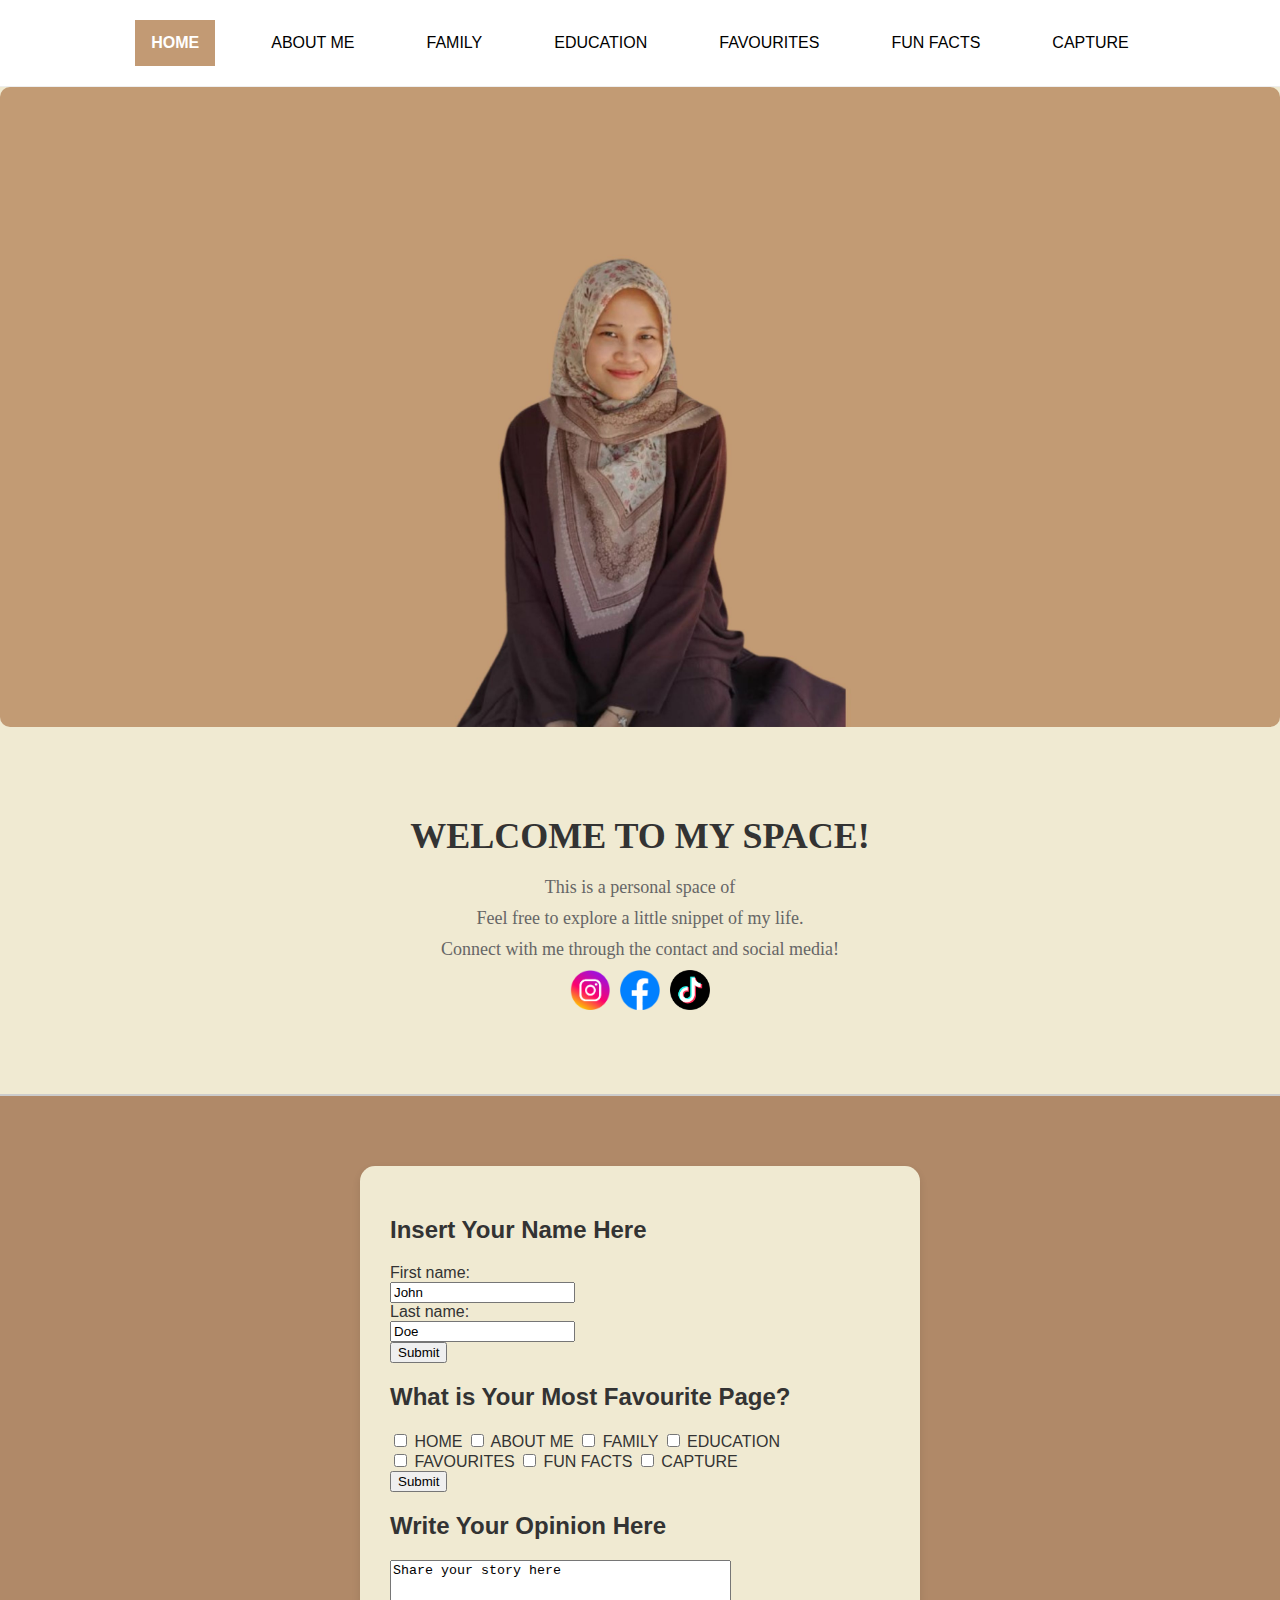
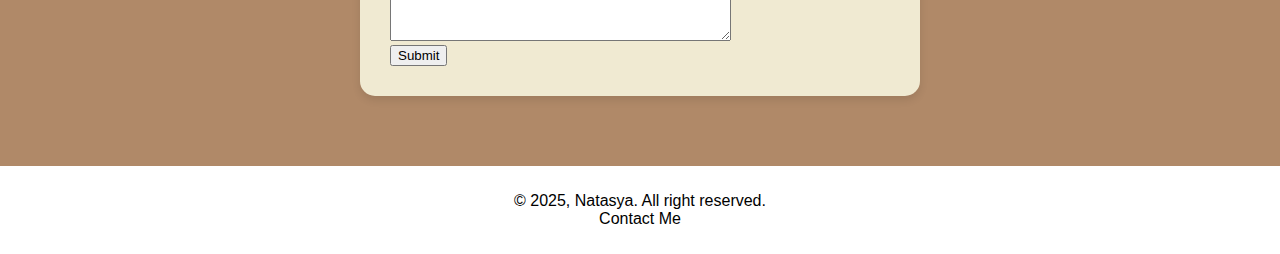
<file: index.html>
<!DOCTYPE html>
<html lang="en">
<head>
  <meta charset="UTF-8" />
  <meta name="viewport" content="width=device-width, initial-scale=1.0"/>
  <title>natasya</title>
  <link rel="stylesheet" href="styles.css">
</head>
<body>

<!-- Navigation Bar -->
<ul class="navbar">
  <li><a class="active" href="index.html">HOME</a></li>
  <li><a href="aboutme.html">ABOUT ME</a></li>
  <li><a href="family.html">FAMILY</a></li>
  <li><a href="education.html">EDUCATION</a></li>
  <li><a href="favourites.html">FAVOURITES</a></li>
  <li><a href="funfacts.html">FUN FACTS</a></li>
  <li><a href="capture.html">CAPTURE</a></li>
</ul>

<!-- Banner -->
  <div class="banner">
    <img src="images/Natasya's Poster.jpg" alt="Natasya Banner" />
  </div>

<!-- Welcome To My Space -->
  <div class="welcome">
    <h1>WELCOME TO MY SPACE!</h1>
    <p>This is a personal space of </p>
    <p>Feel free to explore a little snippet of my life.</p>
    <p>Connect with me through the contact and social media!</p>

  <div class="social-buttons">
    <a href="https://www.instagram.com/___natxsya___/" target="_blank" class="social-button">
      <img src="images/instagram.png" alt="Instagram">
    </a>
    <a href="https://www.facebook.com/natasya.wahab.927" target="_blank" class="social-button">
      <img src="images/facebook.png" alt="Facebook">
    </a>
    <a href="https://www.tiktok.com/@nrlntsyz" target="_blank" class="social-button">
      <img src="images/tiktok.png" alt="TikTok">
    </a>
  </div>
</div>

<div class="form-section">
 <div class="form-container">
  <h2>Insert Your Name Here</h2>
   <form>
    <label for="fname">First name:</label><br>
    <input type="text" id="fname" name="fname" value="John"><br>
    <label for="lname">Last name:</label><br>
    <input type="text" id="lname" name="lname" value="Doe"><br>
    <input type="submit" value="Submit">
   </form>

 <h2>What is Your Most Favourite Page?</h2>
 <form>
  <input type="checkbox" id="Home" name="Home" value="Home">
  <label for="Home"> HOME</label>
  <input type="checkbox" id="AboutMe" name="AboutMe" value="AboutMe">
  <label for="AboutMe"> ABOUT ME</label>
  <input type="checkbox" id="Family" name="Family" value="Family">
  <label for="Family"> FAMILY</label>
  <input type="checkbox" id="Education" name="Education" value="Education">
  <label for="Education"> EDUCATION</label><br>
  <input type="checkbox" id="Favourites" name="Favourites" value="Favourites">
  <label for="Favourites"> FAVOURITES</label>
  <input type="checkbox" id="FunFacts" name="FunFacts" value="FunFacts">
  <label for="FunFacts"> FUN FACTS</label>
  <input type="checkbox" id="Capture" name="Capture" value="Capture">
  <label for="Capture"> CAPTURE</label><br>
  <input type="submit" value="Submit">
 </form>

 <h2>Write Your Opinion Here</h2>

 <form>
  <textarea cols= "40" rows= "5" name= "story">Share your story here</textarea><br>
  <input type="submit" value="Submit">
 </form>

 </div>
</div>

<!-- Footer -->
<div class="footer">
  <p>&copy 2025, Natasya. All right reserved.
<br>
<a href="mailto:2023838028@student.uitm.edu.my"> Contact Me </a>
</p>
</div>

</body>
</html>
</file>
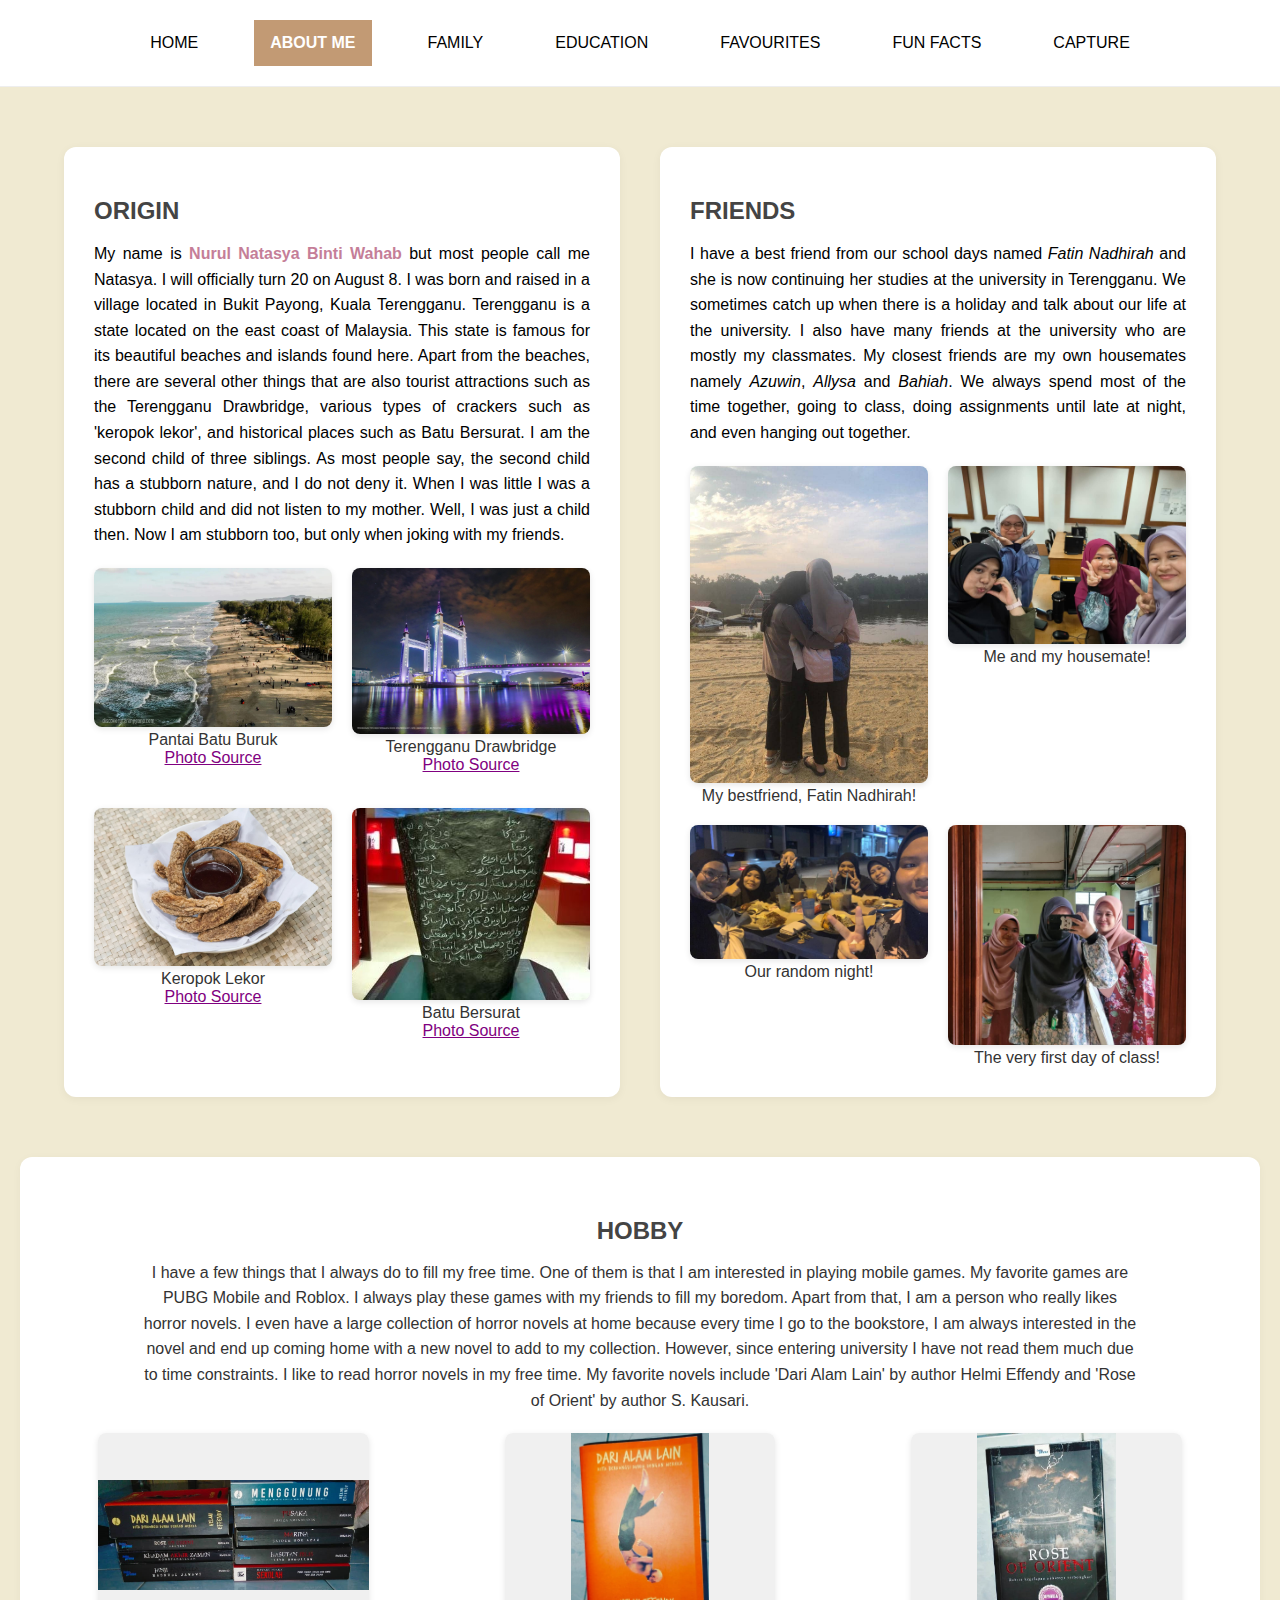
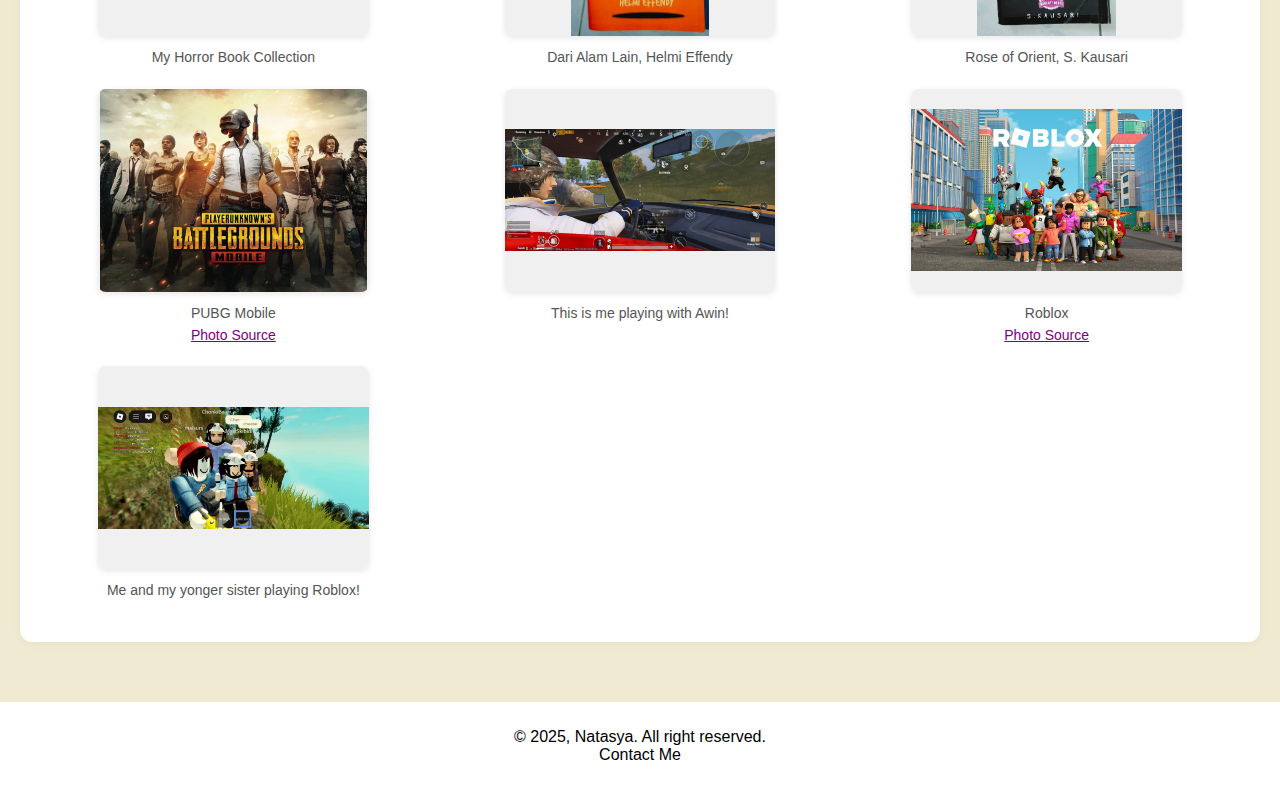
<file: aboutme.html>
<!DOCTYPE html>
<html lang="en">
<head>
  <meta charset="UTF-8" />
  <meta name="viewport" content="width=device-width, initial-scale=1.0"/>
  <title>natasya</title>
  <link rel="stylesheet" href="styles.css">
</head>
<body>

<!-- Navigation Bar -->
<ul class="navbar">
  <li><a href="index.html">HOME</a></li>
  <li><a class="active" href="aboutme.html">ABOUT ME</a></li>
  <li><a href="family.html">FAMILY</a></li>
  <li><a href="education.html">EDUCATION</a></li>
  <li><a href="favourites.html">FAVOURITES</a></li>
  <li><a href="funfacts.html">FUN FACTS</a></li>
  <li><a href="capture.html">CAPTURE</a></li>
</ul>

<div class="section">
<!-- Origin -->
 <div class="column">
  <h2>ORIGIN</h2>
  <p>My name is <b><font color="#C57E98">Nurul Natasya Binti Wahab</font></b> but most people call me Natasya. I will officially turn 20 on August 8. I was born and raised in a village located in Bukit Payong, Kuala Terengganu. 
     Terengganu is a state located on the east coast of Malaysia. This state is famous for its beautiful beaches and islands found here. Apart from the beaches, there are several other things that are also tourist attractions such as the Terengganu Drawbridge, various types of crackers such as 'keropok lekor', and historical places such as Batu Bersurat. 
     I am the second child of three siblings. As most people say, the second child has a stubborn nature, and I do not deny it. When I was little I was a stubborn child and did not listen to my mother. Well, I was just a child then. Now I am stubborn too, but only when joking with my friends.</p>
 
<div class="originphoto">
 <div class="origin-item">
    <img src="images/Pantai Batu Buruk.jpg" alt="Pantai Batu Buruk">
    <div class="desc">Pantai Batu Buruk<br>
      <body link= "purple" vlink="blue" alink="red">
      <a href="https://www.discoveryterengganu.com/tempat/pantai-batu-buruk/" target="_blank">Photo Source</a></p></div>
  </div>
  <div class="origin-item">
    <img src="images/Terengganu Drawbridge.jpg" alt="The Terengganu Drawbridge">
    <div class="desc">Terengganu Drawbridge<br>
    <body link= "purple" vlink="blue" alink="red">
    <a href="https://www.discoveryterengganu.com/tempat/jambatan-angkat-kuala-terengganu-drawbridge/" target="_blank">Photo Source</a></p></div>
  </div>
  <div class="origin-item">
    <img src="images/Keropok Lekor.jpg" alt="Keropok Lekor">
    <div class="desc">Keropok Lekor<br>
      <body link= "purple" vlink="blue" alink="red">
      <a href="https://www.discoveryterengganu.com/keropok-lekor-terengganu/" target="_blank">Photo Source</a></p></div>
  </div>
  <div class="origin-item">
    <img src="images/Batu Bersurat.jpg" alt="Batu Bersurat">
    <div class="desc">Batu Bersurat<br>
      <body link= "purple" vlink="blue" alink="red">
      <a href="https://dewanbudaya.jendeladbp.my/2021/08/17/391/" target="_blank">Photo Source</a></p></div>
  </div>
 </div>

</div>

<!-- Friends -->
  <div class="column">
   <h2>FRIENDS</h2>
    <p>I have a best friend from our school days named <em>Fatin Nadhirah</em> and she is now continuing her studies at the university in Terengganu. 
       We sometimes catch up when there is a holiday and talk about our life at the university. 
       I also have many friends at the university who are mostly my classmates. My closest friends are my own housemates namely <em>Azuwin</em>, <em>Allysa</em> and <em>Bahiah</em>. 
       We always spend most of the time together, going to class, doing assignments until late at night, and even hanging out together.</p>
<div class="friendsphoto">
 <div class="friends-item">
    <img src="images/friends 1.jpg" alt="friends 1">
    <div class="desc">My bestfriend, Fatin Nadhirah!</div>
  </div>
  <div class="friends-item">
    <img src="images/friends 2.jpg" alt="friends 2">
    <div class="desc">Me and my housemate!</div>
  </div>
  <div class="friends-item">
    <img src="images/friends 3.jpg" alt="friends 3">
    <div class="desc">Our random night!</div>
  </div>
  <div class="friends-item">
    <img src="images/friends 4.jpg" alt="friends 4">
    <div class="desc">The very first day of class!</div>
  </div>
</div>

</div>

<!-- Hobby -->
  <div class="horizontal-section">
    <h2>HOBBY</h2>
    <p>I have a few things that I always do to fill my free time. One of them is that I am interested in playing mobile games. My favorite games are PUBG Mobile and Roblox. 
       I always play these games with my friends to fill my boredom. Apart from that, I am a person who really likes horror novels. I even have a large collection of horror novels at home because every time I go to the bookstore, I am always interested in the novel and end up coming home with a new novel to add to my collection. 
       However, since entering university I have not read them much due to time constraints. I like to read horror novels in my free time. 
       My favorite novels include 'Dari Alam Lain' by author Helmi Effendy and 'Rose of Orient' by author S. Kausari.</p>

<div class="hobby-section">

  <div class="hobbyphoto">
    <div class="hobby-item">
      <div class="image-box">
        <img src="images/hobby1.jpg" alt="Hobby 1">
      </div>
      <p>My Horror Book Collection</p>
    </div>

    <div class="hobby-item">
      <div class="image-box">
        <img src="images/hobby2.jpg" alt="Hobby 2">
      </div>
      <p>Dari Alam Lain, Helmi Effendy</p>
    </div>

    <div class="hobby-item">
      <div class="image-box">
        <img src="images/hobby3.jpg" alt="Hobby 3">
      </div>
      <p>Rose of Orient, S. Kausari</p>
    </div>

    <div class="hobby-item">
      <div class="image-box">
        <img src="images/hobby4.jpg" alt="Hobby 4">
      </div>
      <p>PUBG Mobile<br>
      <body link= "purple" vlink="blue" alink="red">
      <a href="https://playswap.gg/blog/pubg-mobile-characters-list" target="_blank">Photo Source</a></p>
    </div>

    <div class="hobby-item">
      <div class="image-box">
        <img src="images/hobby5.jpg" alt="Hobby 5">
      </div>
      <p>This is me playing with Awin!</p>
    </div>

    <div class="hobby-item">
      <div class="image-box">
        <img src="images/hobby6.jpg" alt="Hobby 6">
      </div>
      <p>Roblox<br>
      <body link= "purple" vlink="blue" alink="red">
      <a href="https://www.tubefilter.com/2023/07/20/roblox-2022-creator-metrics-subscriptions/" target="_blank">Photo Source</a></p>
    </div>

    <div class="hobby-item">
      <div class="image-box">
        <img src="images/hobby7.jpg" alt="Hobby 7">
      </div>
      <p>Me and my yonger sister playing Roblox!</p>
    </div>
   </div>
  </div>
 </div>

</div>

<!-- Footer -->
<div class="footer">
  <p>&copy 2025, Natasya. All right reserved.
<br>
<a href="mailto:2023838028@student.uitm.edu.my"> Contact Me </a>
</p>
</div>

</body>
</html>
</file>
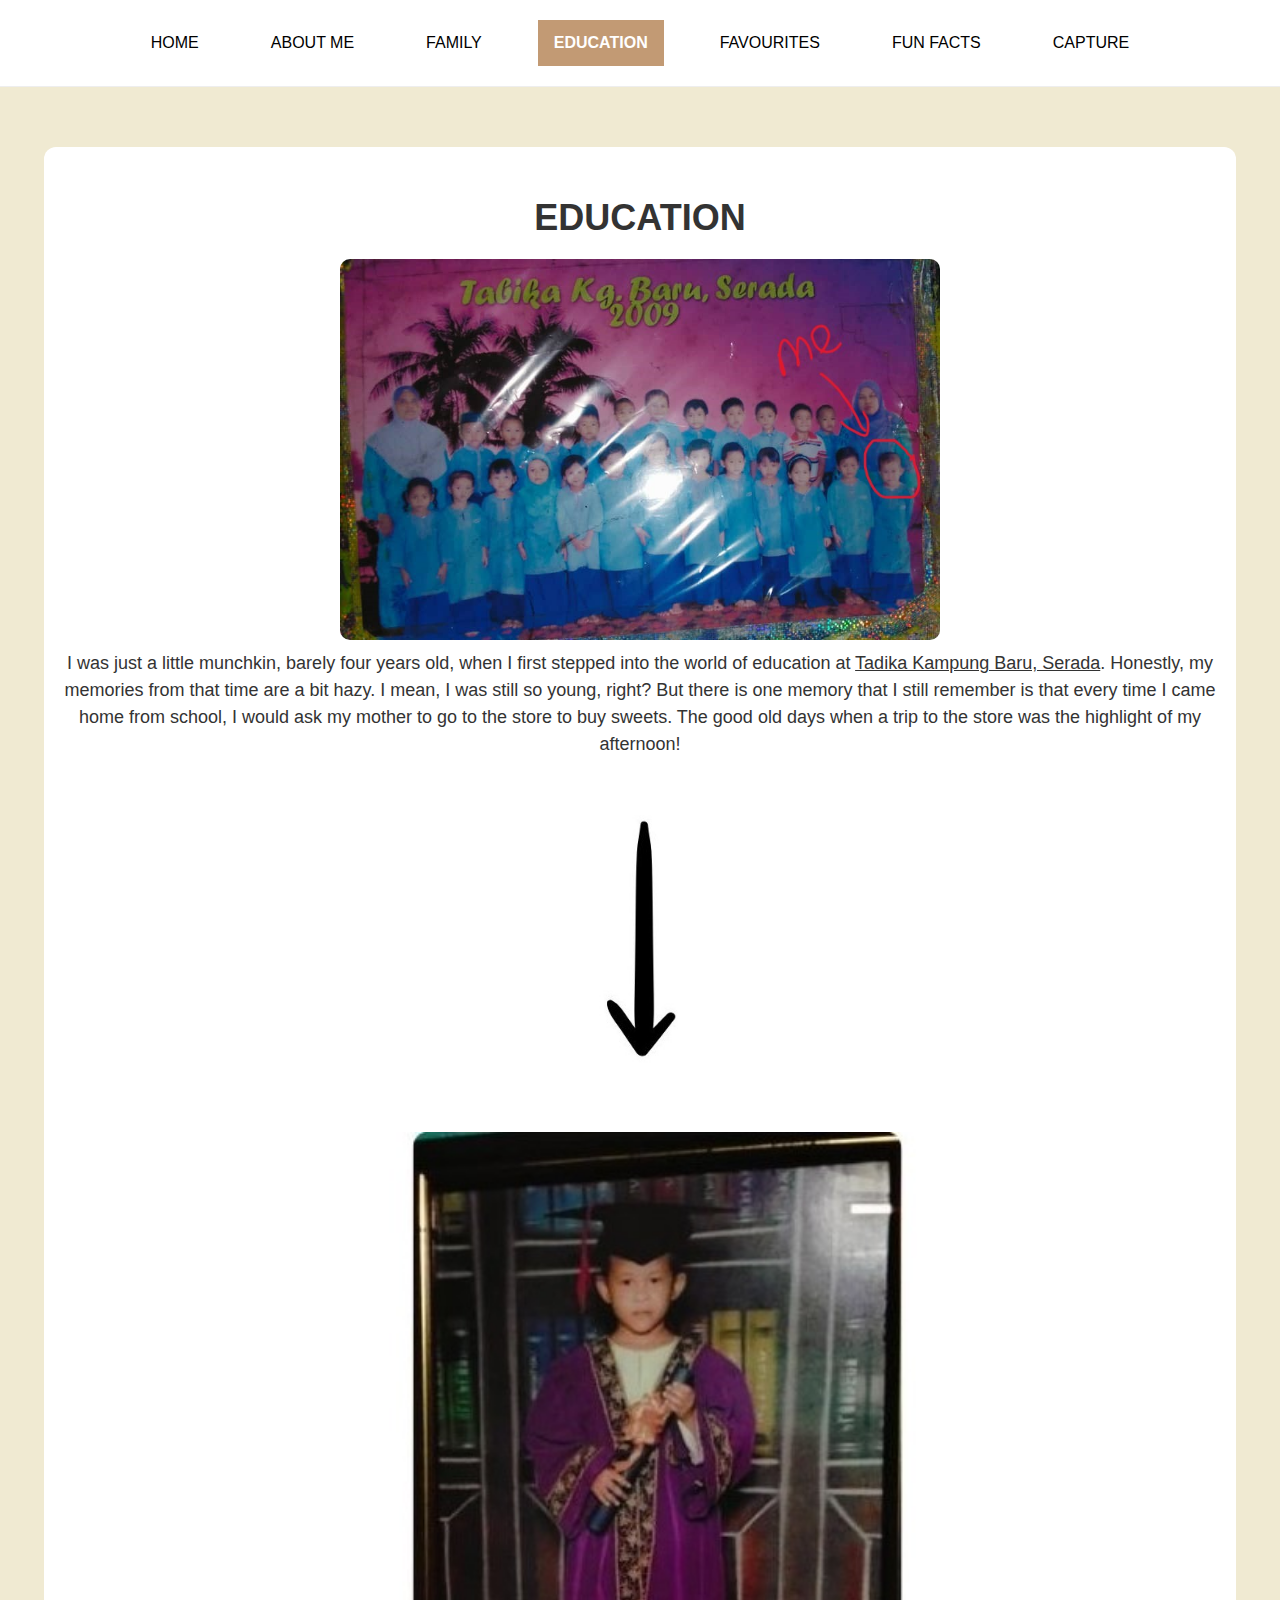
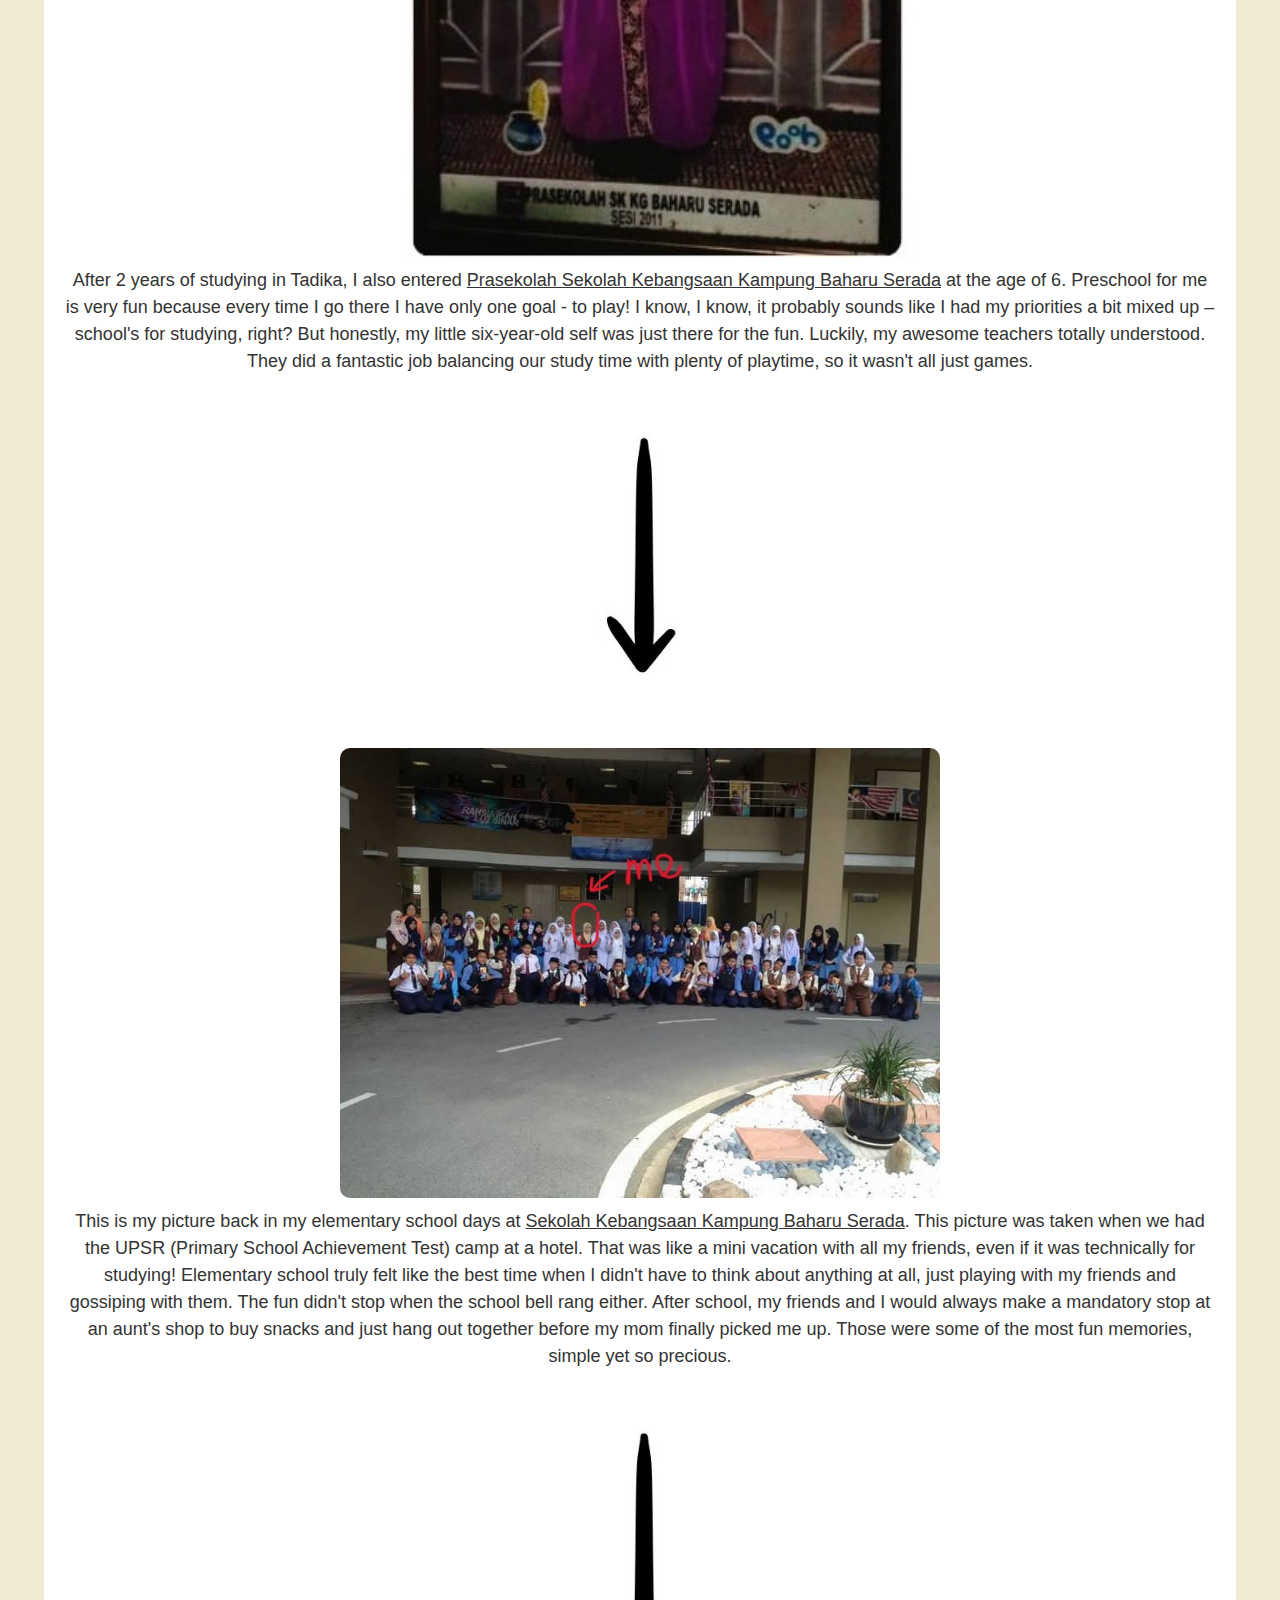
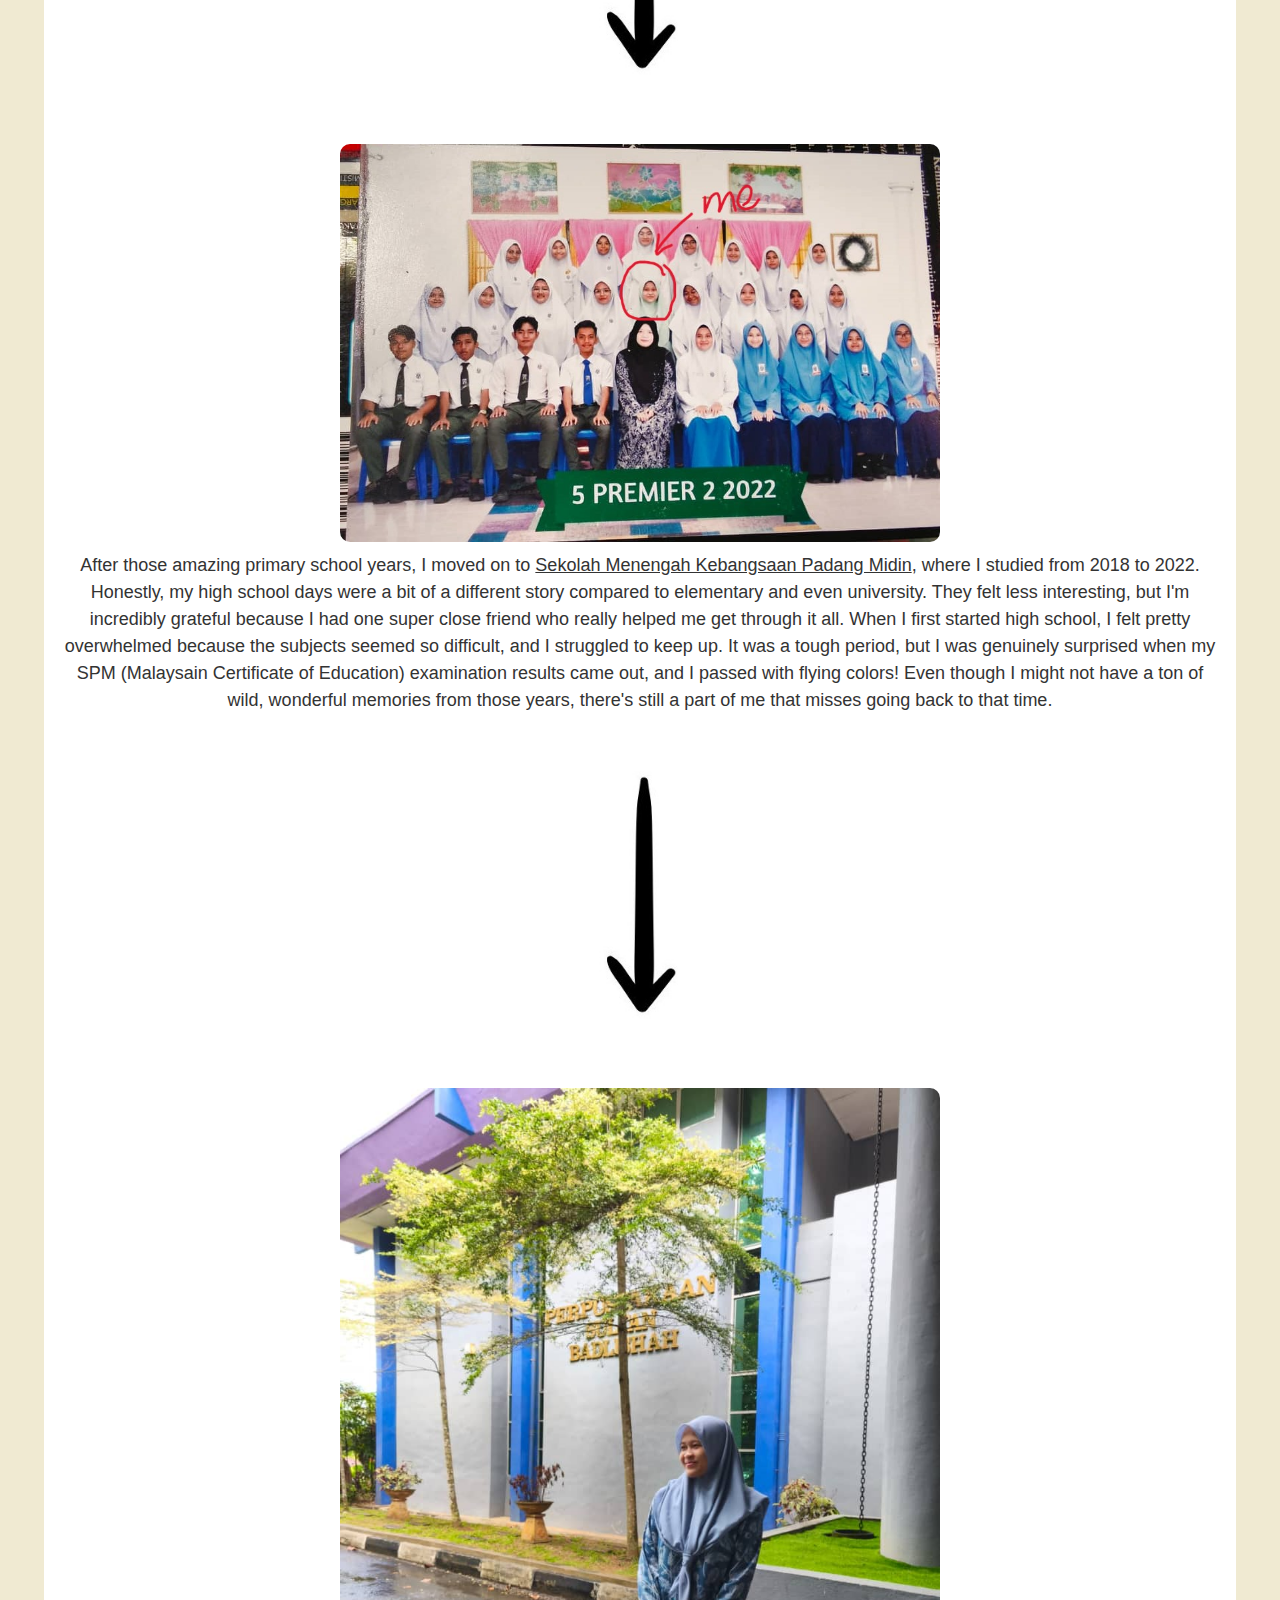
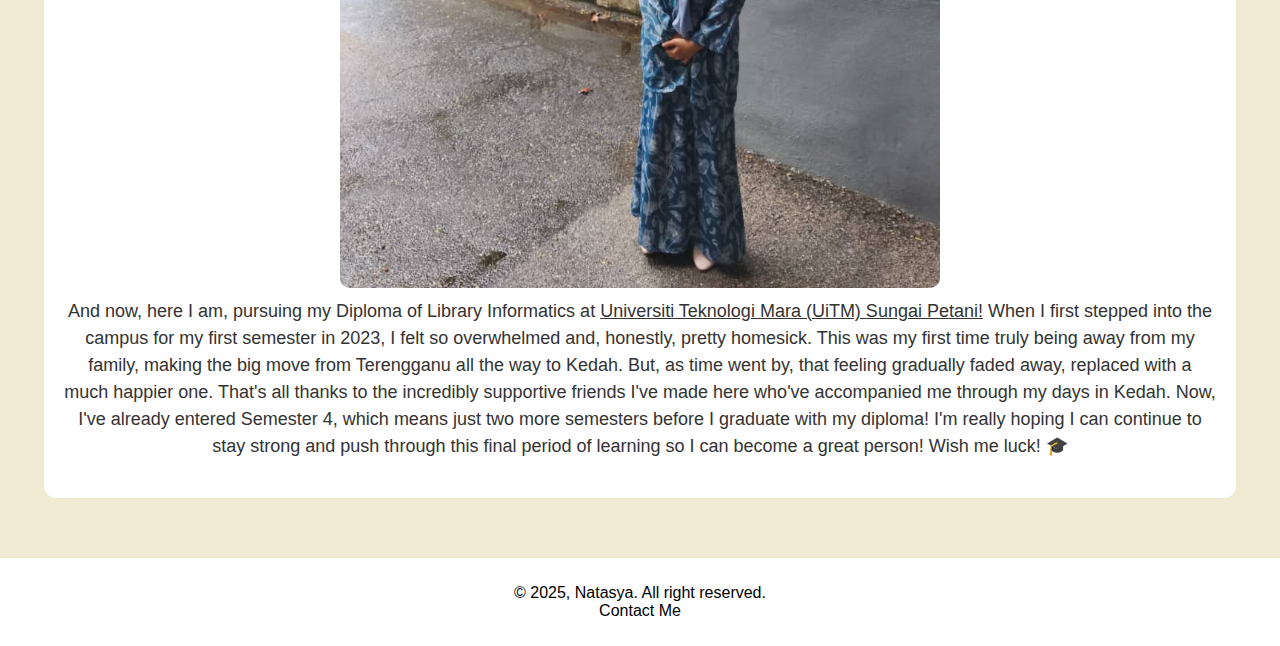
<file: education.html>
<!DOCTYPE html>
<html lang="en">
<head>
  <meta charset="UTF-8" />
  <meta name="viewport" content="width=device-width, initial-scale=1.0"/>
  <title>natasya</title>
  <link rel="stylesheet" href="styles.css">
</head>
<body>

<!-- Navigation Bar -->
<ul class="navbar">
  <li><a href="index.html">HOME</a></li>
  <li><a href="aboutme.html">ABOUT ME</a></li>
  <li><a href="family.html">FAMILY</a></li>
  <li><a class="active" href="education.html">EDUCATION</a></li>
  <li><a href="favourites.html">FAVOURITES</a></li>
  <li><a href="funfacts.html">FUN FACTS</a></li>
  <li><a href="capture.html">CAPTURE</a></li>
</ul>

<!-- Education -->
<div class="education-section">
  <h2>EDUCATION</h2>

<div class="education-row">
 <img src="images/education4.jpg" alt="Education 1">
   <p>I was just a little munchkin, barely four years old, when I first stepped into the world of education at <u>Tadika Kampung Baru, Serada</u>. Honestly, my memories from that time are a bit hazy. 
      I mean, I was still so young, right? But there is one memory that I still remember is that every time I came home from school, I would ask my mother to go to the store to buy sweets. 
      The good old days when a trip to the store was the highlight of my afternoon!</p>
  </div>

  <div class="education-row">
     <img src="images/arrow.jpg" alt="Arrow">
  </div>

  <div class="education-row">
    <img src="images/education5.jpg" alt="Education 2">
    <p>After 2 years of studying in Tadika, I also entered <u>Prasekolah Sekolah Kebangsaan Kampung Baharu Serada</u> at the age of 6. Preschool for me is very fun because every time I go there I have only one goal - to play! 
       I know, I know, it probably sounds like I had my priorities a bit mixed up – school's for studying, right? But honestly, my little six-year-old self was just there for the fun. 
       Luckily, my awesome teachers totally understood. They did a fantastic job balancing our study time with plenty of playtime, so it wasn't all just games.</p>
  </div>

   <div class="education-row">
    <img src="images/arrow.jpg" alt="Arrow">
   </div>

<div class="education-row">
 <img src="images/education 1.jpg" alt="Education 3">
 <p>This is my picture back in my elementary school days at <u>Sekolah Kebangsaan Kampung Baharu Serada</u>. This picture was taken when we had the UPSR (Primary School Achievement Test) camp at a hotel. 
       That was like a mini vacation with all my friends, even if it was technically for studying! Elementary school truly felt like the best time when I didn't have to think about anything at all, just playing with my friends and gossiping with them. 
       The fun didn't stop when the school bell rang either. After school, my friends and I would always make a mandatory stop at an aunt's shop to buy snacks and just hang out together before my mom finally picked me up. 
       Those were some of the most fun memories, simple yet so precious.</p></div>

  <div class="education-row">
     <img src="images/arrow.jpg" alt="Arrow">
  </div>

  <div class="education-row">
    <img src="images/education 2.jpg" alt="Education 4">
    <p>After those amazing primary school years, I moved on to <u>Sekolah Menengah Kebangsaan Padang Midin</u>, where I studied from 2018 to 2022. Honestly, my high school days were a bit of a different story compared to elementary and even university. 
       They felt less interesting, but I'm incredibly grateful because I had one super close friend who really helped me get through it all. When I first started high school, I felt pretty overwhelmed because the subjects seemed so difficult, and I struggled to keep up. 
       It was a tough period, but I was genuinely surprised when my SPM (Malaysain Certificate of Education) examination results came out, and I passed with flying colors! 
       Even though I might not have a ton of wild, wonderful memories from those years, there's still a part of me that misses going back to that time.</p>
  </div>

   <div class="education-row">
    <img src="images/arrow.jpg" alt="Arrow">
   </div>

   <div class="education-row">
    <img src="images/education 3.jpg" alt="Education 5">
    <p>And now, here I am, pursuing my Diploma of Library Informatics at <u>Universiti Teknologi Mara (UiTM) Sungai Petani!</u> When I first stepped into the campus for my first semester in 2023, I felt so overwhelmed and, honestly, pretty homesick. 
       This was my first time truly being away from my family, making the big move from Terengganu all the way to Kedah. But, as time went by, that feeling gradually faded away, replaced with a much happier one. 
       That's all thanks to the incredibly supportive friends I've made here who've accompanied me through my days in Kedah. Now, I've already entered Semester 4, which means just two more semesters before I graduate with my diploma! 
       I'm really hoping I can continue to stay strong and push through this final period of learning so I can become a great person! Wish me luck! 🎓</p>
   </div>

</div>


<!-- Footer -->
<div class="footer">
  <p>&copy 2025, Natasya. All right reserved.
<br>
<a href="mailto:2023838028@student.uitm.edu.my"> Contact Me </a>
</p>
</div>

</body>
</html>
</file>
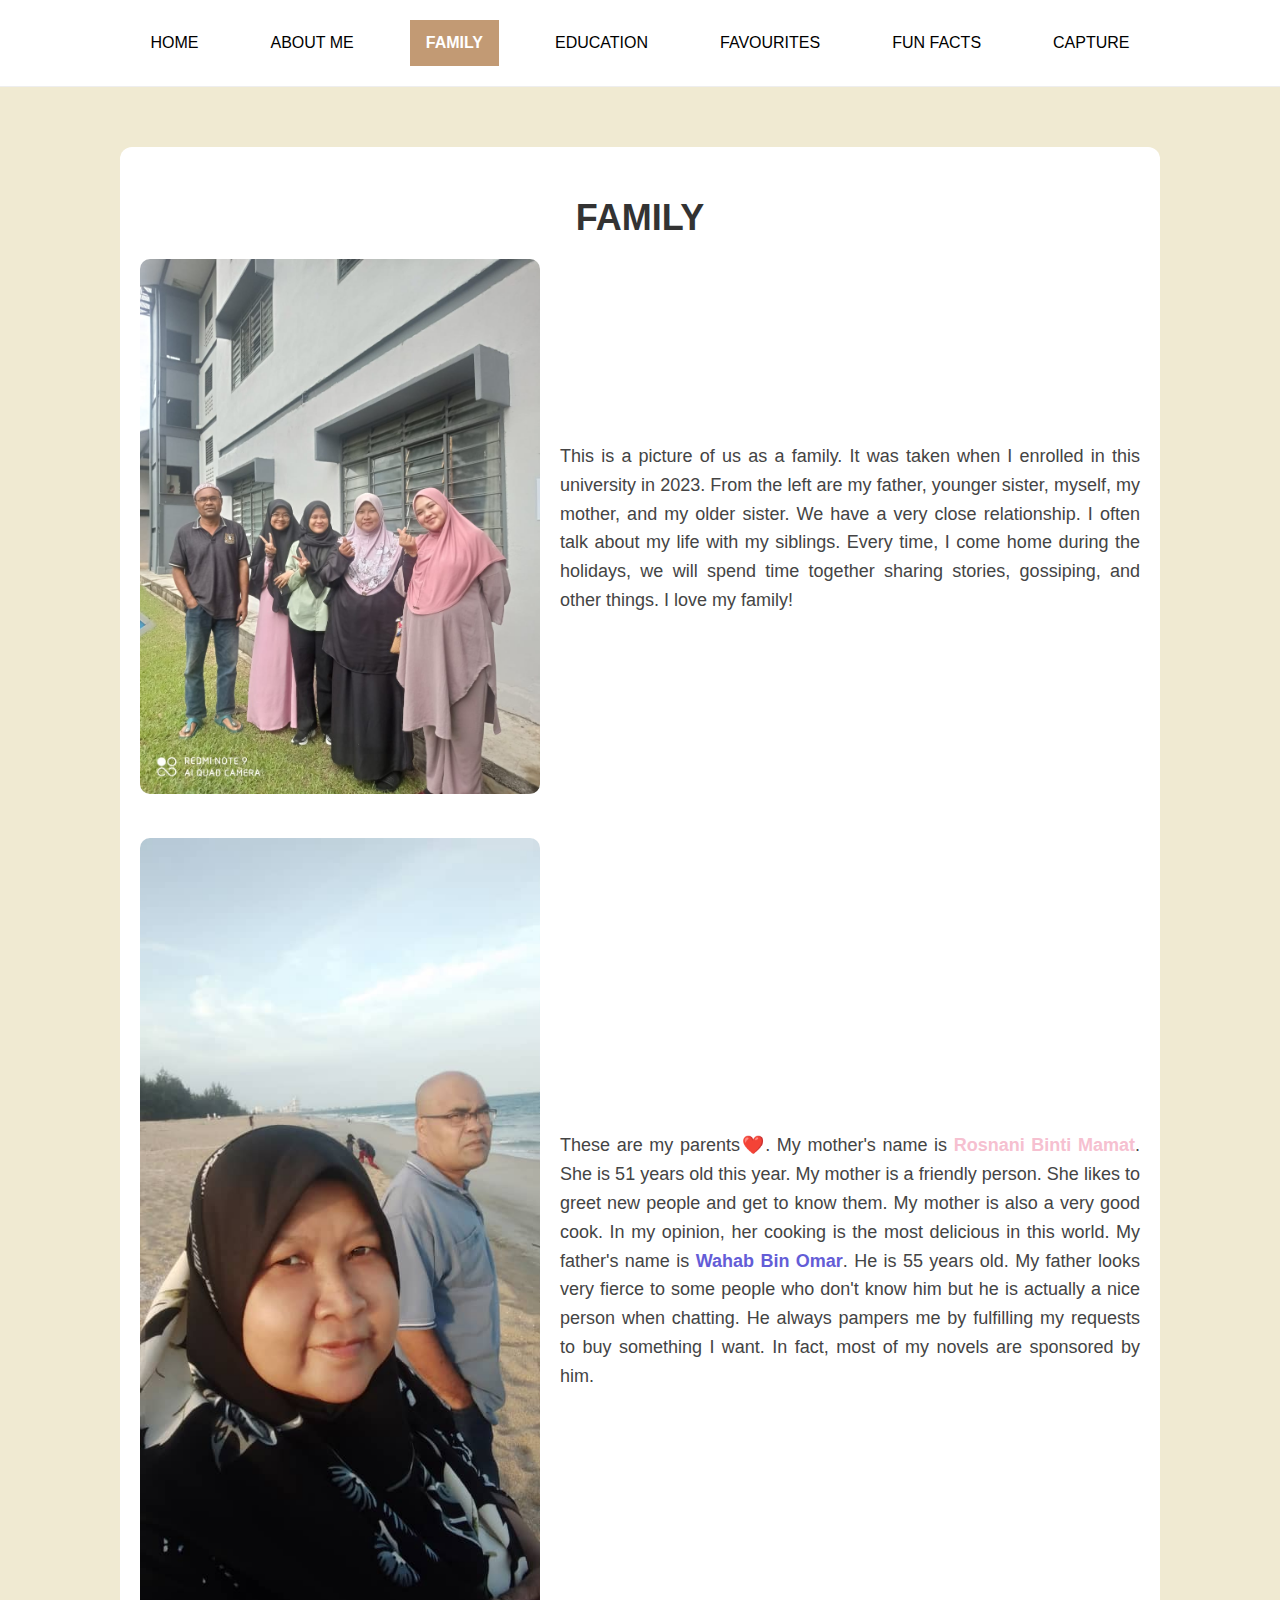
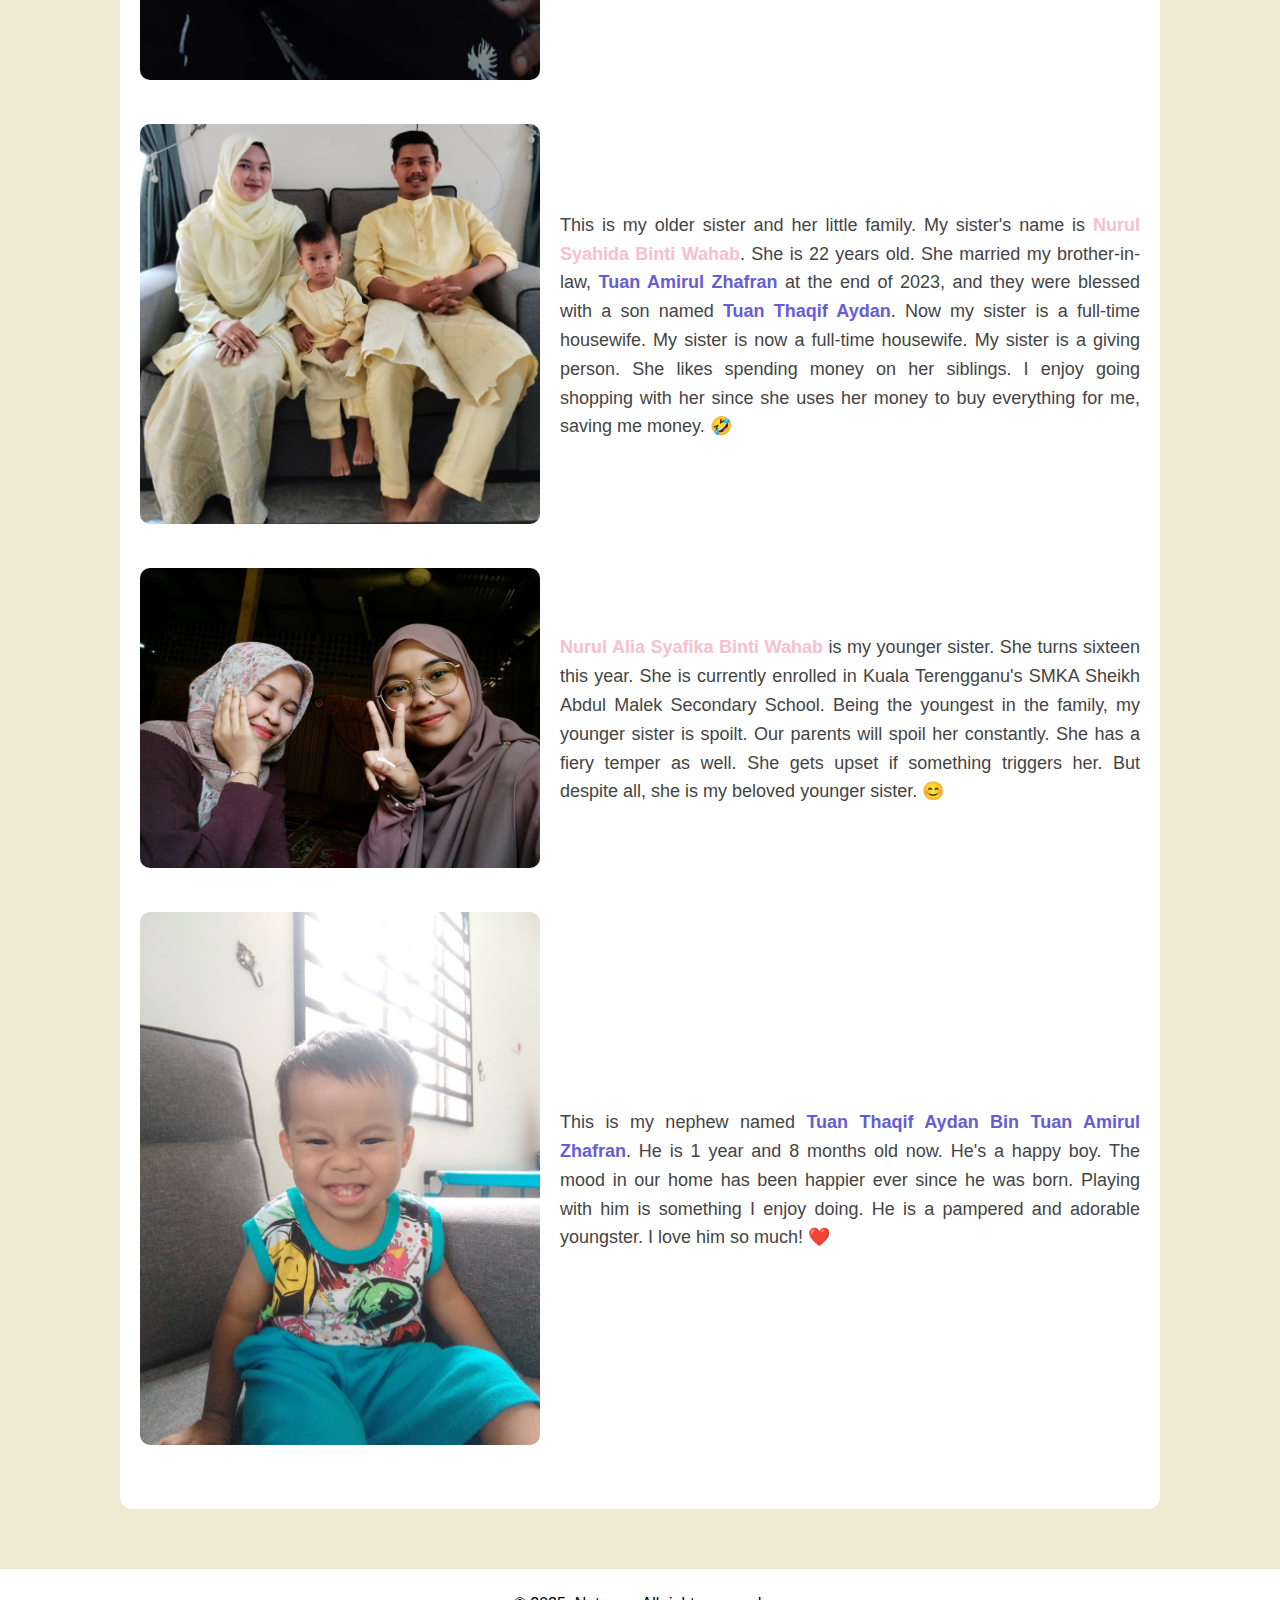
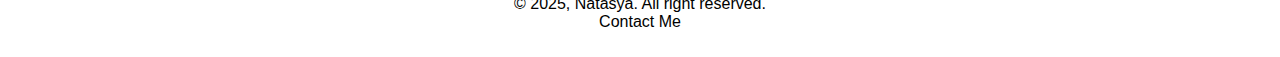
<file: family.html>
<!DOCTYPE html>
<html lang="en">
<head>
  <meta charset="UTF-8" />
  <meta name="viewport" content="width=device-width, initial-scale=1.0"/>
  <title>natasya</title>
  <link rel="stylesheet" href="styles.css">
</head>
<body>

<!-- Navigation Bar -->
<ul class="navbar">
  <li><a href="index.html">HOME</a></li>
  <li><a href="aboutme.html">ABOUT ME</a></li>
  <li><a class="active" href="family.html">FAMILY</a></li>
  <li><a href="education.html">EDUCATION</a></li>
  <li><a href="favourites.html">FAVOURITES</a></li>
  <li><a href="funfacts.html">FUN FACTS</a></li>
  <li><a href="capture.html">CAPTURE</a></li>
</ul>

<!-- Family -->
<div class="family-section">
  <h2>FAMILY</h2>

  <div class="family-row">
    <div class="family-image">
      <img src="images/my family.jpg" alt="Family Photo 1">
    </div>
    <div class="family-text">
      <p>This is a picture of us as a family. It was taken when I enrolled in this university in 2023. 
         From the left are my father, younger sister, myself, my mother, and my older sister. We have a very close relationship. I often talk about my life with my siblings. 
         Every time, I come home during the holidays, we will spend time together sharing stories, gossiping, and other things. I love my family!</p>
    </div>
  </div> 

  <div class="family-row">
    <div class="family-image">
      <img src="images/my parents.jpg" alt="Family Photo 2">
    </div>
    <div class="family-text">
      <p>These are my parents❤️. My mother's name is <b><font color="#f6c0d0">Rosnani Binti Mamat</font></b>. 
         She is 51 years old this year. My mother is a friendly person. She likes to greet new people and get to know them. 
         My mother is also a very good cook. In my opinion, her cooking is the most delicious in this world. My father's name is <b><font color="#645dd7">Wahab Bin Omar</font></b>. 
         He is 55 years old. My father looks very fierce to some people who don't know him but he is actually a nice person when chatting. He always pampers me by fulfilling my requests to buy something I want. 
         In fact, most of my novels are sponsored by him.</p>
    </div>
  </div>

  <div class="family-row">
    <div class="family-image">
      <img src="images/my older sis.png" alt="Family Photo 3">
    </div>
    <div class="family-text">
      <p>This is my older sister and her little family. My sister's name is <b><font color="#f6c0d0">Nurul Syahida Binti Wahab</font></b>. She is 22 years old. She married my brother-in-law, <b><font color="#645dd7">Tuan Amirul Zhafran</font></b> at the end of 2023, and they were blessed with a son named <b><font color="#645dd7">Tuan Thaqif Aydan</font></b>. 
         Now my sister is a full-time housewife. My sister is now a full-time housewife. My sister is a giving person. She likes spending money on her siblings.   
         I enjoy going shopping with her since she uses her money to buy everything for me, saving me money. 🤣</p>
    </div>
  </div>

  <div class="family-row">
    <div class="family-image">
      <img src="images/my younger sis.jpg" alt="Family Photo 4">
    </div>
    <div class="family-text">
      <p><b><font color="#f6c0d0">Nurul Alia Syafika Binti Wahab</font></b> is my younger sister. She turns sixteen this year. She is currently enrolled in Kuala Terengganu's SMKA Sheikh Abdul Malek Secondary School. 
         Being the youngest in the family, my younger sister is spoilt. Our parents will spoil her constantly. 
         She has a fiery temper as well. She gets upset if something triggers her. But despite all, she is my beloved younger sister. 😊</p>
    </div>
  </div>

  <div class="family-row">
    <div class="family-image">
      <img src="images/my nephew.jpg" alt="Family Photo 5">
    </div>
    <div class="family-text">
      <p>This is my nephew named <b><font color="#645dd7">Tuan Thaqif Aydan Bin Tuan Amirul Zhafran</font></b>. He is 1 year and 8 months old now.
         He's a happy boy. The mood in our home has been happier ever since he was born. Playing with him is something I enjoy doing. 
         He is a pampered and adorable youngster. I love him so much! ❤️</p>
    </div>
  </div>
</div>

<!-- Footer -->
<div class="footer">
  <p>&copy 2025, Natasya. All right reserved.
<br>
<a href="mailto:2023838028@student.uitm.edu.my"> Contact Me </a>
</p>
</div>

</body>
</html>
</file>
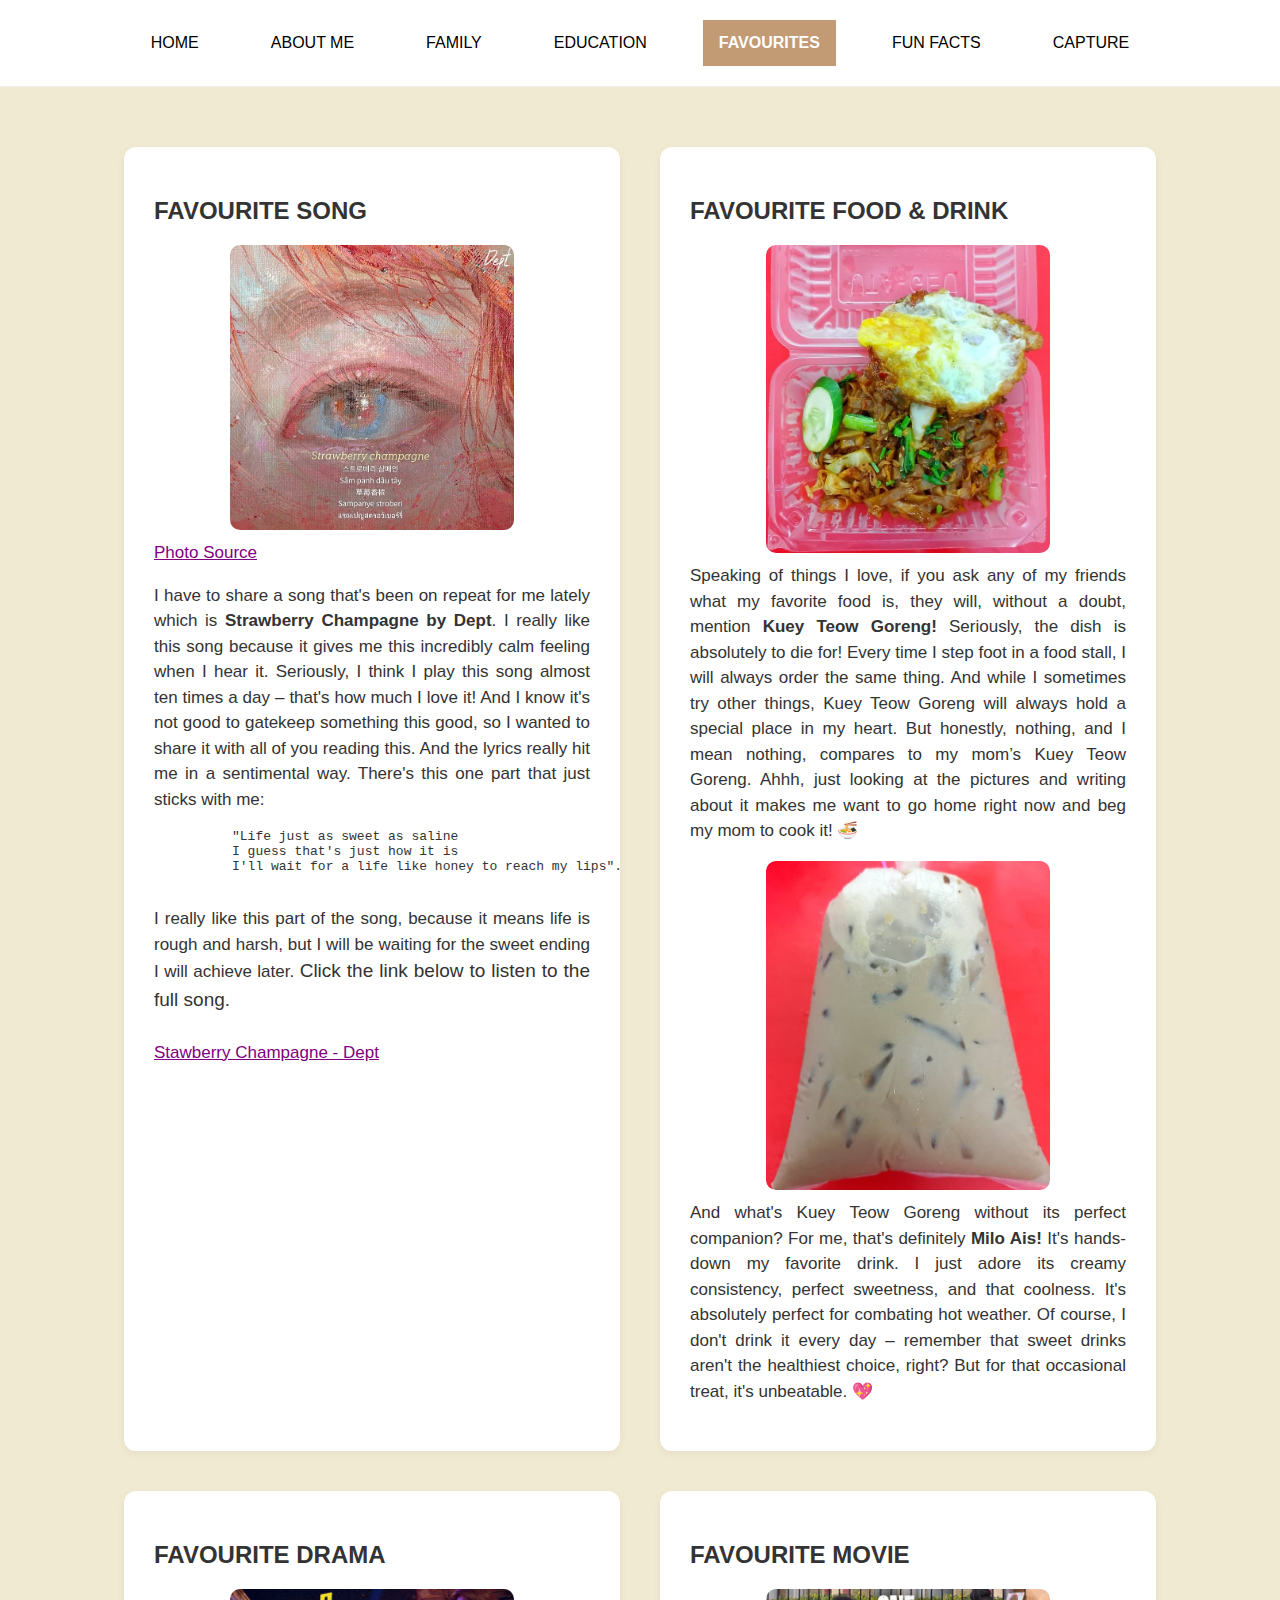
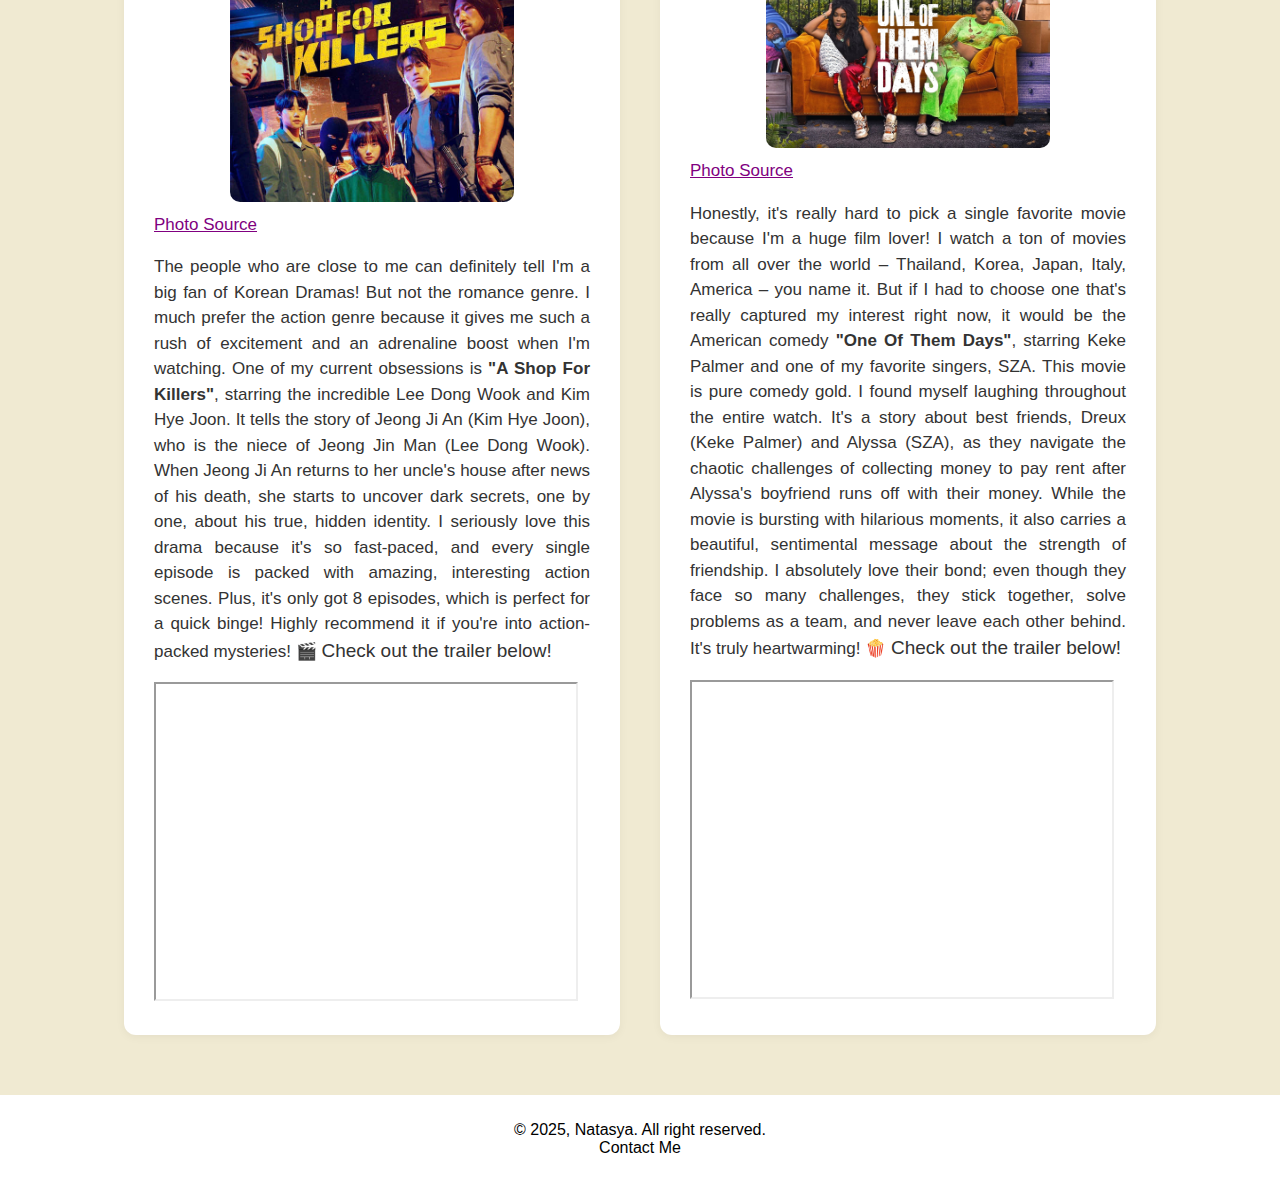
<file: favourites.html>
<!DOCTYPE html>
<html lang="en">
<head>
  <meta charset="UTF-8" />
  <meta name="viewport" content="width=device-width, initial-scale=1.0"/>
  <title>natasya</title>
  <link rel="stylesheet" href="styles.css">
</head>
<body>

<!-- Navigation Bar -->
<ul class="navbar">
  <li><a href="index.html">HOME</a></li>
  <li><a href="aboutme.html">ABOUT ME</a></li>
  <li><a href="family.html">FAMILY</a></li>
  <li><a href="education.html">EDUCATION</a></li>
  <li><a class="active" href="favourites.html">FAVOURITES</a></li>
  <li><a href="funfacts.html">FUN FACTS</a></li>
  <li><a href="capture.html">CAPTURE</a></li>
</ul>

<div class="favourites-section">
  <div class="favourites-column">
    <h2>FAVOURITE SONG</h2>
  <div class="favourites-row">
    <div class="favourites-image">
      <img src="images/favsong.jpg" alt="Favourite Song">
      <p><body link= "purple" vlink="blue" alink="red">
          <a href="https://www.youtube.com/watch?v=IxD1QifTNbU" target="_blank"> Photo Source</a></p>
    </div>
    <div class="favourites-text">
      <p>I have to share a song that's been on repeat for me lately which is <b>Strawberry Champagne by Dept</b>. I really like this song because it gives me this incredibly calm feeling when I hear it. 
         Seriously, I think I play this song almost ten times a day – that's how much I love it! And I know it's not good to gatekeep something this good, so I wanted to share it with all of you reading this.
          And the lyrics really hit me in a sentimental way. There's this one part that just sticks with me:
          <pre>
          "Life just as sweet as saline
          I guess that's just how it is
          I'll wait for a life like honey to reach my lips". 
          </pre></p>
       <p>I really like this part of the song, because it means life is rough and harsh, but I will be waiting for the sweet ending I will achieve later. 
          <span style="font-size: 19px;">Click the link below to listen to the full song.</span><br>
          <br>
          <body link= "purple" vlink="blue" alink="red">
          <a href="https://www.youtube.com/watch?v=IxD1QifTNbU" target="_blank"> Stawberry Champagne - Dept</a></body></p>
    </div>
  </div> 

</div>

  <div class="favourites-column">
    <h2>FAVOURITE FOOD & DRINK</h2>
  <div class="favourites-row">
    <div class="favourites-image">
      <img src="images/favfood.jpg" alt="Favourite Food">
    </div>
    <p>Speaking of things I love, if you ask any of my friends what my favorite food is, they will, without a doubt, mention <b>Kuey Teow Goreng!</b> Seriously, the dish is absolutely to die for! 
       Every time I step foot in a food stall, I will always order the same thing. And while I sometimes try other things, Kuey Teow Goreng will always hold a special place in my heart. 
       But honestly, nothing, and I mean nothing, compares to my mom’s Kuey Teow Goreng. Ahhh, just looking at the pictures and writing about it makes me want to go home right now and beg my mom to cook it! 🍜</p>
  </div>
  <div class="favourites-row">
    <div class="favourites-image">
      <img src="images/favdrinks.jpg" alt="Favourite Drink">
    </div>
    <p>And what's Kuey Teow Goreng without its perfect companion? For me, that's definitely <b>Milo Ais!</b> It's hands-down my favorite drink. I just adore its creamy consistency, perfect sweetness, and that coolness. 
       It's absolutely perfect for combating hot weather. 
       Of course, I don't drink it every day – remember that sweet drinks aren't the healthiest choice, right? But for that occasional treat, it's unbeatable. 💖</p>
  </div>

</div>

<div class="favourites-column">
 <h2>FAVOURITE DRAMA</h2>
 <div class="favourites-row">
   <div class="favourites-image">
     <img src="images/favdrama.jpg" alt="Favourite Drama">
     <p><body link= "purple" vlink="blue" alink="red">
     <a href="https://substreammagazine.com/2024/02/disney-plus-a-shop-for-killers-k-drama-review/" target="_blank"> Photo Source</a></p>
   </div>
   <div class="favourites-text">
     <p>The people who are close to me can definitely tell I'm a big fan of Korean Dramas! But not the romance genre. I much prefer the action genre because it gives me such a rush of excitement and an adrenaline boost when I'm watching. One of my current obsessions is <b>"A Shop For Killers"</b>, starring the incredible Lee Dong Wook and Kim Hye Joon. 
        It tells the story of Jeong Ji An (Kim Hye Joon), who is the niece of Jeong Jin Man (Lee Dong Wook). When Jeong Ji An returns to her uncle's house after news of his death, she starts to uncover dark secrets, one by one, about his true, hidden identity. 
        I seriously love this drama because it's so fast-paced, and every single episode is packed with amazing, interesting action scenes. 
       Plus, it's only got 8 episodes, which is perfect for a quick binge! Highly recommend it if you're into action-packed mysteries! 🎬 <span style="font-size: 19px;">Check out the trailer below!</span></p>
    <iframe width="420" height="315"
     src="https://www.youtube.com/embed/69nzLpyMSHw">
    </iframe>
   </div> 
  </div>
</div>

<div class="favourites-column">
 <h2>FAVOURITE MOVIE</h2>
 <div class="favourites-row">
   <div class="favourites-image">
     <img src="images/favmovie.jpg" alt="Favourite Movie">
     <p><body link= "purple" vlink="blue" alink="red">
     <a href="https://torreypinesfalconer.com/5306/a-and-e/movie-review-one-of-them-days/" target="_blank"> Photo Source</a></p>
   </div>
   <div class="favourites-text">
    <p>Honestly, it's really hard to pick a single favorite movie because I'm a huge film lover! I watch a ton of movies from all over the world – Thailand, Korea, Japan, Italy, America – you name it. But if I had to choose one that's really captured my interest right now, it would be the American comedy <b>"One Of Them Days"</b>, starring Keke Palmer and one of my favorite singers, SZA. 
       This movie is pure comedy gold. I found myself laughing throughout the entire watch. It's a story about best friends, Dreux (Keke Palmer) and Alyssa (SZA), as they navigate the chaotic challenges of collecting money to pay rent after Alyssa's boyfriend runs off with their money. 
       While the movie is bursting with hilarious moments, it also carries a beautiful, sentimental message about the strength of friendship. 
       I absolutely love their bond; even though they face so many challenges, they stick together, solve problems as a team, and never leave each other behind. It's truly heartwarming! 🍿 <span style="font-size: 19px;">Check out the trailer below!</span></p>
    <iframe width="420" height="315"
     src="https://www.youtube.com/embed/-5xzjw_0d_0">
    </iframe>
  </div>
 </div> 
</div>
 
</div>

<!-- Footer -->
<div class="footer">
  <p>&copy 2025, Natasya. All right reserved.
<br>
<a href="mailto:2023838028@student.uitm.edu.my"> Contact Me </a>
</p>
</div>

</body>
</html>
</file>
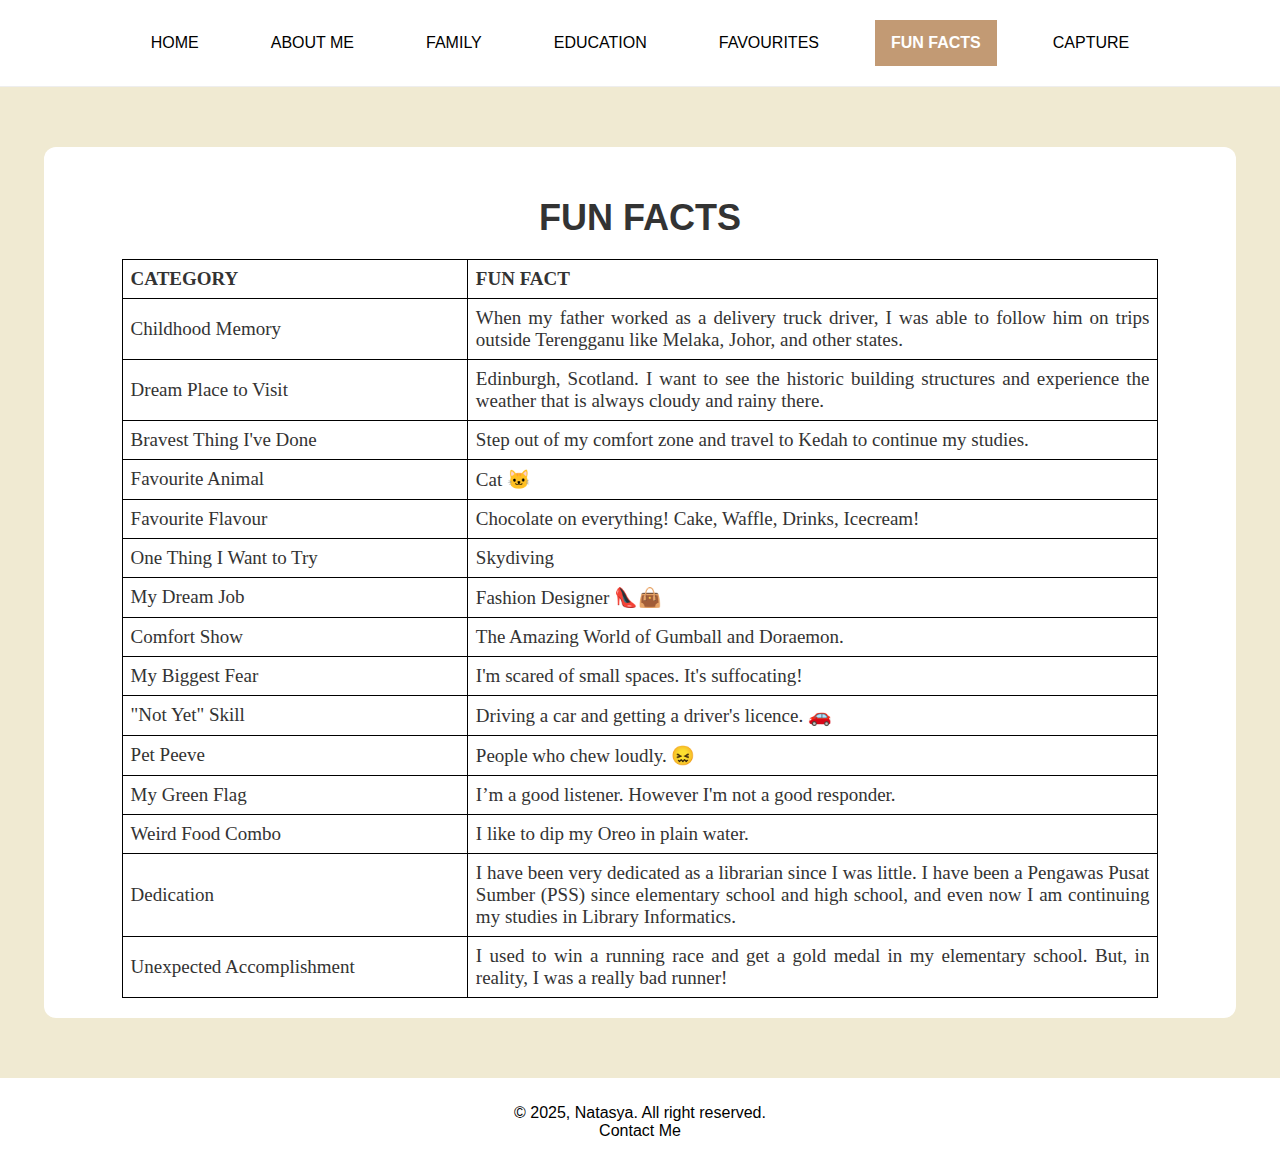
<file: funfacts.html>
<!DOCTYPE html>
<html lang="en">
<head>
  <meta charset="UTF-8" />
  <meta name="viewport" content="width=device-width, initial-scale=1.0"/>
  <title>natasya</title>
  <link rel="stylesheet" href="styles.css">
</head>
<body>

<!-- Navigation Bar -->
<ul class="navbar">
  <li><a href="index.html">HOME</a></li>
  <li><a href="aboutme.html">ABOUT ME</a></li>
  <li><a href="family.html">FAMILY</a></li>
  <li><a href="education.html">EDUCATION</a></li>
  <li><a href="favourites.html">FAVOURITES</a></li>
  <li><a class="active" href="funfacts.html">FUN FACTS</a></li>
  <li><a href="capture.html">CAPTURE</a></li>
</ul>


<!-- Education -->
<div class="funfacts-section">
  <h2>FUN FACTS</h2>

<table style="width:90%">
  <tr>
    <th class="left-col">CATEGORY</th>
    <th class="right-col">FUN FACT</th>
  </tr>

  <tr>
    <td class="left-col">Childhood Memory</td>
    <td class="right-col">When my father worked as a delivery truck driver, I was able to follow him on trips outside Terengganu like Melaka, Johor, and other states.</td>
  </tr>

  <tr>
    <td class="left-col">Dream Place to Visit</td>
    <td class="right-col">Edinburgh, Scotland. I want to see the historic building structures and experience the weather that is always cloudy and rainy there.</td>
  </tr>

  <tr>
    <td class="left-col">Bravest Thing I've Done</td>
    <td class="right-col">Step out of my comfort zone and travel to Kedah to continue my studies.</td>
  </tr>

  <tr>
    <td class="left-col">Favourite Animal</td>
    <td class="right-col">Cat 🐱</td>
  </tr>

  <tr>
    <td class="left-col">Favourite Flavour</td>
    <td class="right-col">Chocolate on everything! Cake, Waffle, Drinks, Icecream!</td>
  </tr>

  <tr>
    <td class="left-col">One Thing I Want to Try</td>
    <td class="right-col">Skydiving</td>
  </tr>

  <tr>
    <td class="left-col">My Dream Job</td>
    <td class="right-col">Fashion Designer 👠👜</td>
  </tr>
  <tr>
    <td class="left-col">Comfort Show</td>
    <td class="right-col">The Amazing World of Gumball and Doraemon. </td>
  </tr>

  <tr>
    <td class="left-col">My Biggest Fear</td>
    <td class="right-col">I'm scared of small spaces. It's suffocating!</td>
  </tr>

  <tr>
    <td class="left-col">"Not Yet" Skill</td>
    <td class="right-col">Driving a car and getting a driver's licence. 🚗</td>
  </tr>

  <tr>
    <td class="left-col">Pet Peeve</td>
    <td class="right-col">People who chew loudly. 😖</td>
  </tr>

  <tr>
    <td class="left-col">My Green Flag</td>
    <td class="right-col">I’m a good listener. However I'm not a good responder.</td>
  </tr>
 
  <tr>
    <td class="left-col">Weird Food Combo</td>
    <td class="right-col">I like to dip my Oreo in plain water.</td>
  </tr>

  <tr>
    <td class="left-col">Dedication</td>
    <td class="right-col">I have been very dedicated as a librarian since I was little. I have been a Pengawas Pusat Sumber (PSS) since elementary school and high school, and even now I am continuing my studies in Library Informatics.</td>
  </tr>

  <tr>
    <td class="left-col">Unexpected Accomplishment</td>
    <td class="right-col">I used to win a running race and get a gold medal in my elementary school. But, in reality, I was a really bad runner!</td>
  </tr>
</table>

</div>

<!-- Footer -->
<div class="footer">
  <p>&copy 2025, Natasya. All right reserved.
<br>
<a href="mailto:2023838028@student.uitm.edu.my"> Contact Me </a>
</p>
</div>

</body>
</html>
</body>
</html>
</file>
<file: styles.css>
body {
  margin: 0;
  font-family: 'Segoe UI', sans-serif;
  background-color: #ffffff;
  color: #333;
}

/* NAVIGATION BAR */
.navbar {
  list-style-type: none;
  margin: 0;
  padding: 20px 0;
  display: flex;
  justify-content: center;
  gap: 40px;
  background-color: white;
  border-bottom: 1px solid #eee;
  position: sticky;
  top: 0;
}

ul  {
  list-style-type: none;
  margin: 0;
  padding: 1px;
  overflow: hidden;
  background-color: #be95c4;
}

li {
  float: left;
}

li a {
  display: block;
  color: black;
  text-align: center;
  padding: 14px 16px;
  text-decoration: none;
}

li a:hover {
  background-color: #f7dba7;
  color: black;
}

li a.active {
  background-color: #c29a74; 
  color: white;
  font-weight: bold;
}

/* HOME PAGE */
/* Banner */
.banner {
  text-align: center;
  padding: 0;
  margin: 0;
}

.banner img {
  max-width: 100%;
  height: auto;
  border-radius: 10px;
  margin-bottom: 0;
  display: 0;
}

/* WELCOME section */
.welcome {
  background-color: #f0ead2;
  text-align: center;
  padding: 60px 20px;
  margin: 0;
}

.welcome h1 {
  font-family: 'Dancing Script', cursive;
  font-weight: 600;
  font-size: 36px;
  margin-bottom: 20px;
}

.welcome p {
  font-family: "Comic Sans MS", cursive;
  font-size: 18px;
  color: #666;
  max-width: 700px;
  margin: 0 auto 10px auto;
}

.social-buttons {
  display: flex;
  justify-content: center;
  gap: 10px;
  margin-top: 10px;
  flex-wrap: wrap;
}

.social-button img {
  width: 40px;
  height: 40px;
  border-radius: 8px;
  transition: transform 0.3s ease;
}

.social-button:hover img {
  transform: scale(1.1);
}

.form-section {
  background-color: #b08968; 
  padding: 30px 20px;
  margin-top: 20px;
  border-top: 2px solid #ccc;
}

.form-container {
  background-color: #f0ead2; 
  width: 500px;
  margin: 40px auto; 
  padding: 30px;
  border-radius: 15px;
  box-shadow: 0 4px 8px rgba(0, 0, 0, 0.1); 
  font-family: Arial, sans-serif;
}

/* FOOTER */
.footer {
  background-color: white;
  color: black;
  padding: 10px;
  text-align: center;
}

.footer a {
  color: black;
  text-decoration: none;
}

.footer a:hover {
  color: #bc8a5f;
}

/* ABOUT ME PAGE */
body {
  margin: 0;
  padding: 0;
  font-family: 'Segoe UI', sans-serif;
  background-color: #f0ead2;
  color: #333;
}

.section {
  display: flex;
  flex-wrap: wrap;
  justify-content: center;
  padding: 60px 20px;
  gap: 40px;
}

.column {
  background-color: #fff;
  padding: 30px;
  border-radius: 12px;
  box-shadow: 0 2px 10px rgba(0,0,0,0.05);
  width: 40%;
  min-width: 280px;
}

.column h2 {
  font-size: 24px;
  margin-bottom: 15px;
  color: #444;
}

.column p {
  text-align: justify;
  font-size: 16px;
  color: black;
  line-height: 1.6;
}

@media screen and (max-width: 768px) {
  .section {
    flex-direction: column;
    align-items: center;
  }

  .column {
    width: 90%;
  }
}

/* ORIGIN Section */
.originphoto {
  display: grid;
  grid-template-columns: repeat(auto-fit, minmax(200px, 1fr));
  gap: 20px;
  margin-top: 20px;
}

.origin-item {
  text-align: center;
}

.origin-item img {
  width: 100%;
  height: auto;
  border-radius: 8px;
  box-shadow: 0 2px 6px rgba(0,0,0,0.1);
}

.origin-item p {
  margin-top: 10px;
  font-size: 14px;
  color: #555;
}

/* FRIENDS Section */
.friendsphoto {
  display: grid;
  grid-template-columns: repeat(auto-fit, minmax(200px, 1fr));
  gap: 20px;
  margin-top: 20px;
}

.friends-item {
  text-align: center;
}

.friends-item img {
  width: 100%;
  height: auto;
  border-radius: 8px;
  box-shadow: 0 2px 6px rgba(0,0,0,0.1); 
}

.friends-item p {
  margin-top: 10px;
  font-size: 14px;
  color: #555;
}

/* HOBBY section */
.horizontal-section {
  width: 100%;
  background-color: #ffffff;
  padding: 40px 20px;
  border-radius: 12px;
  text-align: center;
  margin-top: 20px;
  box-shadow: 0 2px 10px rgba(0, 0, 0, 0.04);
}

.horizontal-section h2 {
  font-size: 24px;
  margin-bottom: 15px;
  color: #444;
}

.horizontal-section p {
  font-size: 16px;
  color: #333;
  max-width: 1000px;
  margin: 0 auto;
  line-height: 1.6;
}


.hobbyphoto {
  display: grid;
  grid-template-columns: repeat(3, 1fr);
  gap: 20px;
  margin-top: 20px;
}

.hobby-item {
  text-align: center;
}

.image-box {
  aspect-ratio: 4 / 3;
  width: 70%;
  overflow: hidden;
  border-radius: 8px;
  box-shadow: 0 2px 6px rgba(0,0,0,0.1);
  margin: 0 auto; 
}

.image-box img {
  width: 100%;
  height: 100%;
  object-fit: contain;
  display: block;
  background-color: #f0f0f0;
}

.hobby-item p {
  margin-top: 10px;
  font-size: 14px;
  color: #555;
}


/* FAMILY PAGE */
body {
  font-family: 'Segoe UI', sans-serif;
  margin: 0;
  padding: 0;
  background-color: #f0ead2;
  color: #333;
}

.family-section {
  max-width: 90%;
  margin: 60px auto;
  padding: 20px;
  background-color: white;
  text-align: center;
  border-radius: 12px;
}

.family-section h2 {
  font-size: 36px;
  margin-bottom: 20px;
}

.family-section {
  max-width: 1000px;
  margin: 60px auto;
  padding: 20px;
}

.family-row {
  display: flex;
  align-items: center;
  margin-bottom: 40px;
  gap: 20px;
}

.family-image img {
  width: 100%;
  max-width: 400px;
  height: auto;
  border-radius: 10px;
  object-fit: cover;
}

/* Text styling */
.family-text {
  flex: 1;
  text-align: justify;
  font-size: 18px;
  line-height: 1.6;
  color: #444;
}

@media screen and (max-width: 768px) {
  .family-row {
    flex-direction: column;
    text-align: center;
  }

  .family-image img {
    max-width: 100%;
  }

  .family-text {
    width: 100%;
  }
}

/* EDUCATION PAGE */
body {
  font-family: 'Segoe UI', sans-serif;
  margin: 0;
  padding: 0;
  background-color: #f0ead2;
  color: #333;
}

.education-section {
  max-width: 90%;
  margin: 60px auto;
  padding: 20px;
  background-color: white;
  text-align: center;
  border-radius: 12px;
}

.education-section h2 {
  font-size: 36px;
  margin-bottom: 20px;
}

.education-row {
  text-align: center;      
  margin: 0 auto;
}

.education-row img {
  width: 80%;          
  max-width: 600px;       
  margin: 0 auto;        
  display: block;        
  border-radius: 10px;
}

.education-row p {
  margin-top: 10px;
  font-size: 18px;
  line-height: 1.5;
  color: #333;
}

/* FAVOURITES PAGE */
body {
  margin: 0;
  padding: 0;
  font-family: 'Segoe UI', sans-serif;
  background-color: #f0ead2;
  color: #333;
}

.favourites-section {
  display: flex;
  flex-wrap: wrap;
  justify-content: center;
  padding: 60px 20px;
  gap: 40px;
}

.favourites-column {
  background-color: #fff;
  padding: 30px;
  border-radius: 12px;
  box-shadow: 0 2px 10px rgba(0,0,0,0.05);
  width: 40%;
  min-width: 280px;
  box-sizing: border-box;
}

.favourites-row {
  text-align: justify;      
  margin: 0 auto;
}

.favourites-row img {
  width: 65%;          
  max-width: 600px;       
  margin: 0 auto;        
  display: block;        
  border-radius: 10px;
}

.favourites-row p {
  margin-top: 10px;
  font-size: 17px;
  line-height: 1.5;
  color: #333;
}

/* FUN FACTS PAGE */
body {
  font-family: 'Segoe UI', sans-serif;
  margin: 0;
  padding: 0;
  background-color: #f0ead2;
  color: #333;
}

.funfacts-section {
  max-width: 90%;
  margin: 60px auto;
  padding: 20px;
  background-color: white;
  text-align: center;
  border-radius: 12px;
}

.funfacts-section h2 {
  font-size: 36px;
  margin-bottom: 20px;
}

table {
  border-collapse: collapse;
  width: 90%;
  margin: auto;
}

th, td {
  font-family: 'Times New Roman', sans-serif;
  font-size: 19px;
  border: 1px solid black;
  padding: 8px;
  text-align: justify;
}

.left-col {
  width: 30%;
}

.right-col {
  width: 60%;
}

/* CAPTURE PAGE */
body {
  font-family: 'Segoe UI', sans-serif;
  margin: 0;
  padding: 0;
  background-color: #f0ead2;
  color: #333;
}

.capture-section {
  max-width: 90%;
  margin: 60px auto;
  padding: 20px;
  background-color: white;
  text-align: center;
  border-radius: 12px;
}

.capture-section h2 {
  font-size: 36px;
  margin-bottom: 20px;
}

.capture-grid {
  display: flex;
  flex-wrap: wrap;
  gap: 20px;
  justify-content: center;
}

.capture-item {
  flex: 0 1 calc(33.333% - 20px); 
  background-color: #fff;
  border-radius: 10px;
  overflow: hidden;
  box-shadow: 0 2px 6px rgba(0, 0, 0, 0.1);
}

.capture-item img,
.capture-item video {
  width: 100%;
  height: 320px;
  object-fit: cover;
  display: block;
}
</file>
